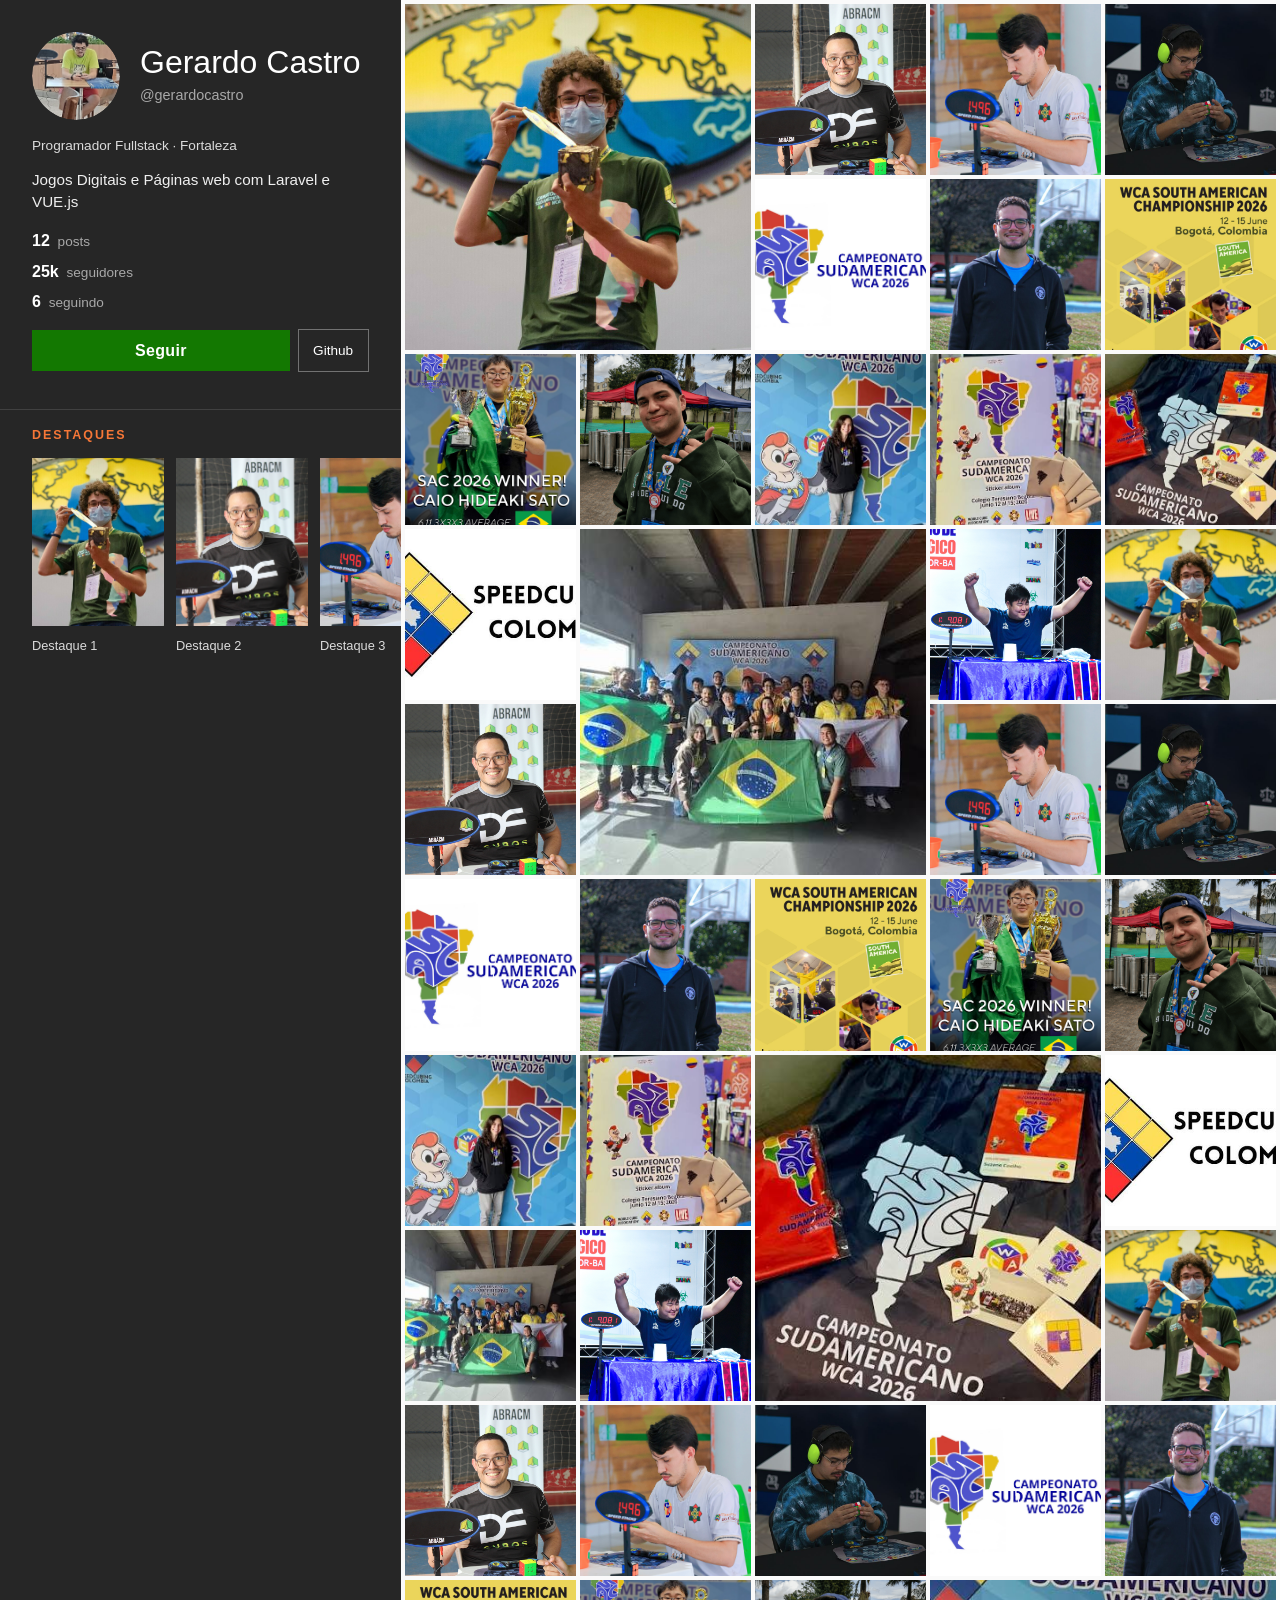
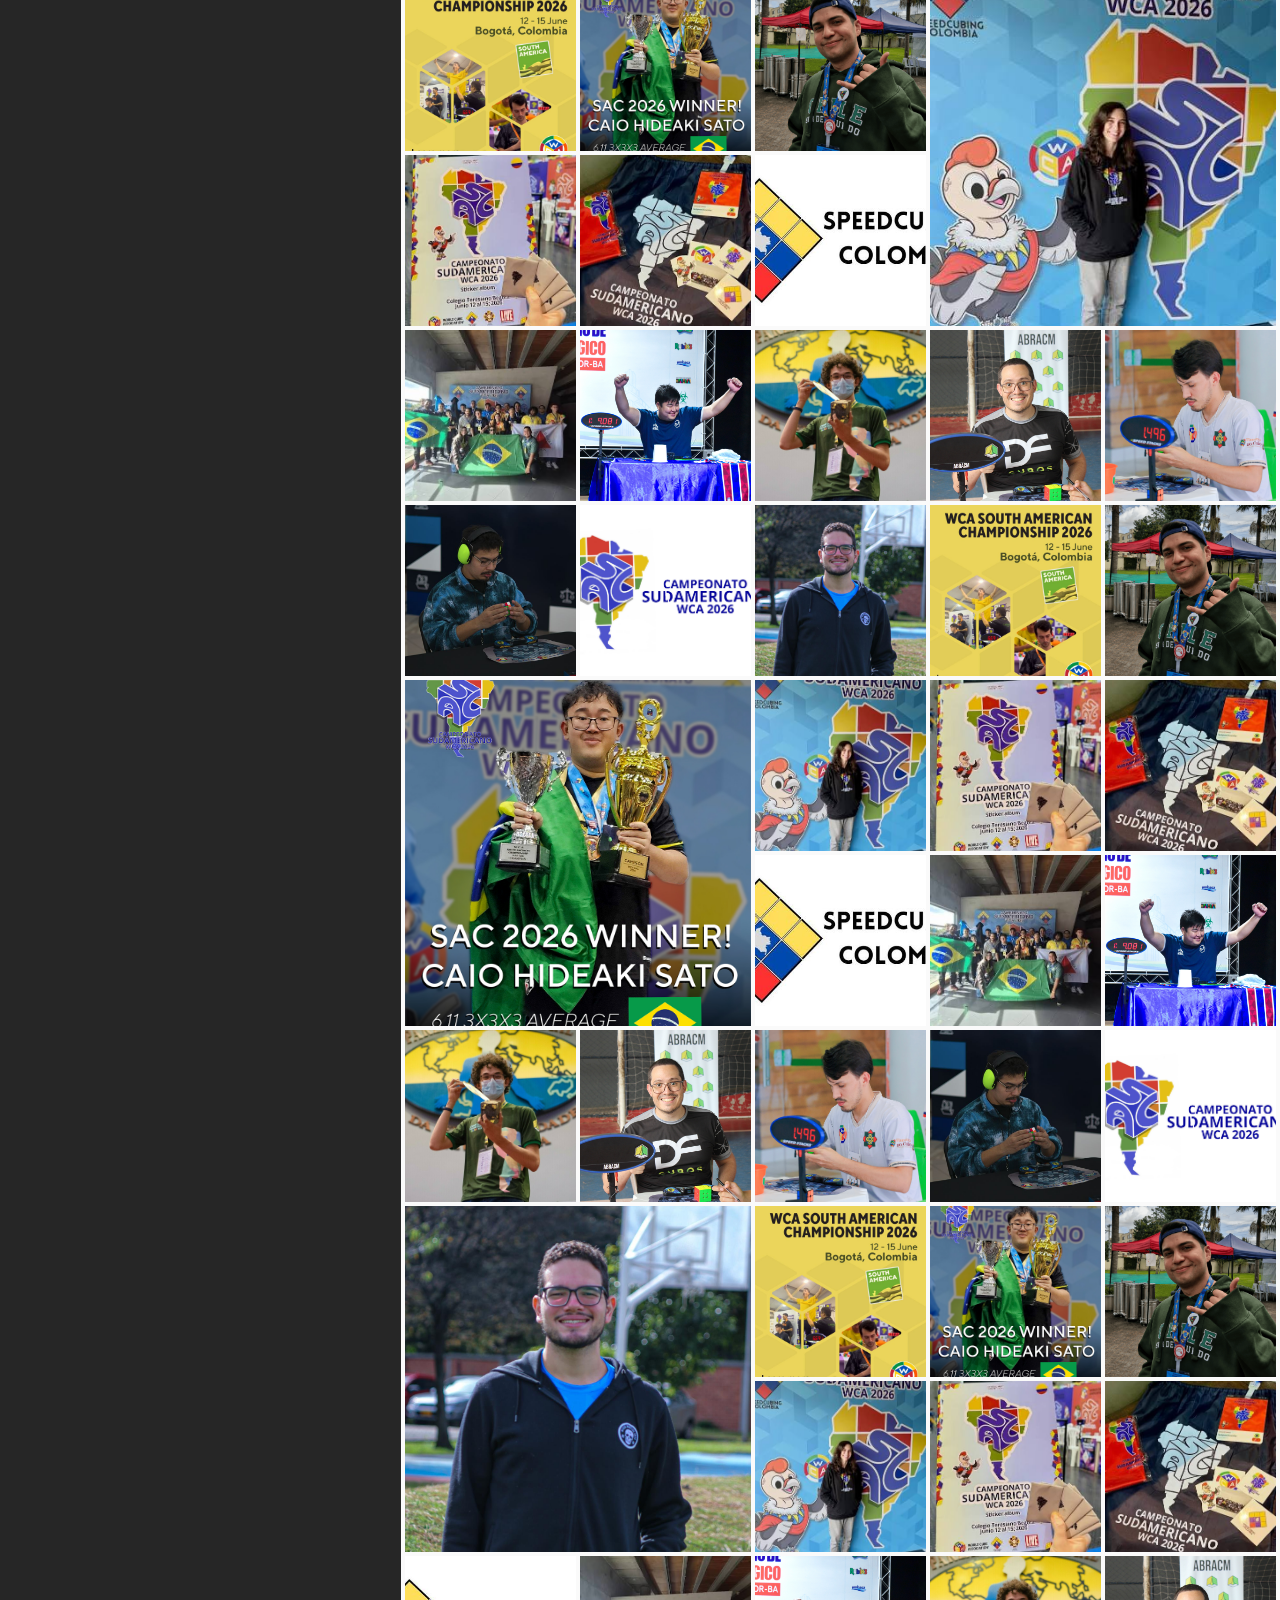
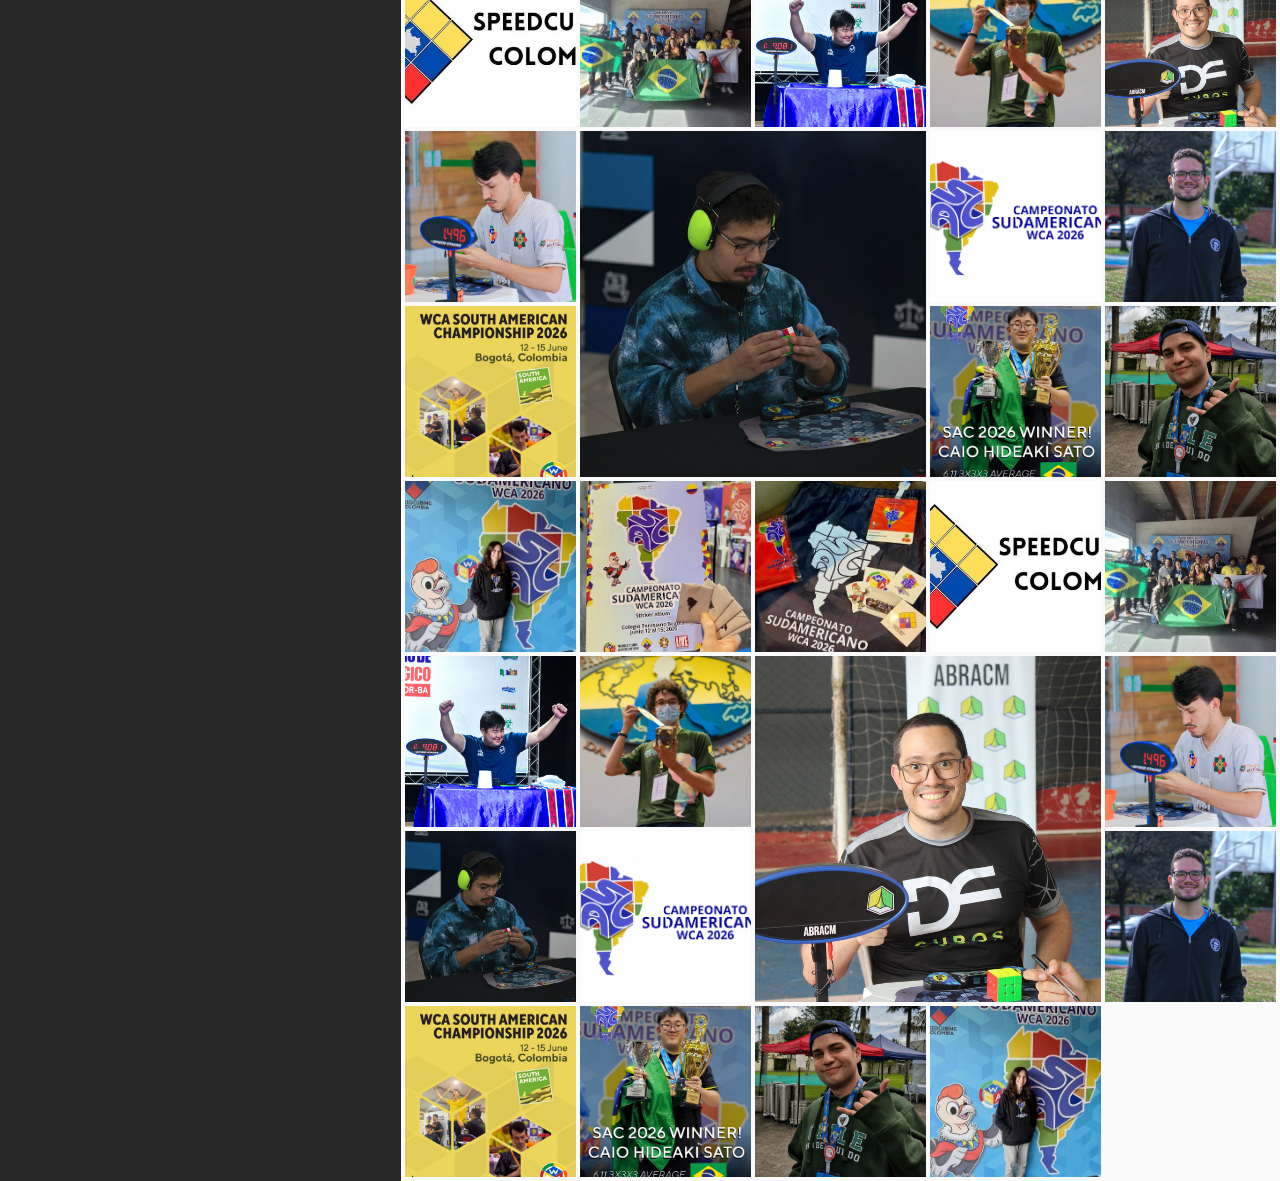
<file: index.html>
<!DOCTYPE html>
<html lang="pt-BR">

<head>
    <meta charset="UTF-8">
    <meta name="viewport" content="width=device-width, initial-scale=1.0">
    <title>Gerardo Castro</title>
    <link rel="stylesheet" href="style.css">
</head>

<body>
    <div class="pagina" id="topo">
        <div class="barra-lateral">
            <aside class="painel">
                <div class="painel-topo">
                    <div class="identidade">
                        <a class="foto-perfil" href="#perfil-ampliado" aria-label="Ver foto de perfil ampliada">
                            <img src="imagens/demnxhqx9niicv0qrow2nn7o55xg.jpg" alt="Foto de perfil" width="160"
                                height="160">
                        </a>
                        <div class="identidade-texto">
                            <h1>Gerardo Castro</h1>
                            <p class="usuario">@gerardocastro</p>
                        </div>
                    </div>
                    <p class="local">Programador Fullstack · Fortaleza</p>
                    <p class="bio">Jogos Digitais e Páginas web com Laravel e VUE.js</p>

                    <ul class="estatisticas">
                        <li><b>12</b> posts</li>
                        <li><b>25k</b> seguidores</li>
                        <li><b>6</b> seguindo</li>
                    </ul>

                    <div class="acoes">
                        <button type="button" class="primario">Seguir</button>
                        <a href="https://github.com/lenerdz">Github</a>
                    </div>
                </div>

                <section class="destaques" aria-label="Destaques">
                    <h2>Destaques</h2>
                    <div class="destaques-janela">
                        <div class="destaques-trilha">
                            <a href="#" class="destaque">
                                <img src="imagens/1666149618.jpg" alt="" width="280" height="360">
                                <span>Destaque 1</span>
                            </a>
                            <a href="#" class="destaque">
                                <img src="imagens/1707234969.jpg" alt="" width="280" height="360">
                                <span>Destaque 2</span>
                            </a>
                            <a href="#" class="destaque">
                                <img src="imagens/8dlv43lvkflvak1109nmsfam60ao.jpg" alt="" width="280" height="360">
                                <span>Destaque 3</span>
                            </a>
                            <a href="#" class="destaque">
                                <img src="imagens/90e2yrpcwqpw7p2szbnr8mu7uqdp.jpg" alt="" width="280" height="360">
                                <span>Destaque 4</span>
                            </a>
                            <a href="#" class="destaque">
                                <img src="imagens/CompiladoHorizontalDL.png" alt="" width="280" height="360">
                                <span>Destaque 5</span>
                            </a>
                            <a href="#" class="destaque">
                                <img src="imagens/eotj4h1msof97uyo042hebqklqcf.jpg" alt="" width="280" height="360">
                                <span>Destaque 6</span>
                            </a>
                            <a href="#" class="destaque">
                                <img src="imagens/1666149618.jpg" alt="" width="280" height="360">
                                <span>Destaque 1</span>
                            </a>
                            <a href="#" class="destaque">
                                <img src="imagens/1707234969.jpg" alt="" width="280" height="360">
                                <span>Destaque 2</span>
                            </a>
                            <a href="#" class="destaque">
                                <img src="imagens/8dlv43lvkflvak1109nmsfam60ao.jpg" alt="" width="280" height="360">
                                <span>Destaque 3</span>
                            </a>
                            <a href="#" class="destaque">
                                <img src="imagens/90e2yrpcwqpw7p2szbnr8mu7uqdp.jpg" alt="" width="280" height="360">
                                <span>Destaque 4</span>
                            </a>
                            <a href="#" class="destaque">
                                <img src="imagens/CompiladoHorizontalDL.png" alt="" width="280" height="360">
                                <span>Destaque 5</span>
                            </a>
                            <a href="#" class="destaque">
                                <img src="imagens/eotj4h1msof97uyo042hebqklqcf.jpg" alt="" width="280" height="360">
                                <span>Destaque 6</span>
                            </a>
                        </div>
                    </div>
                </section>
            </aside>
        </div>

        <main class="conteudo">
            <div class="grade">
                <a class="celula celula--ampla" href="#foto-01">
                    <img src="imagens/1666149618.jpg" alt="Publicação 1">
                </a>
                <a class="celula" href="#foto-02">
                    <img src="imagens/1707234969.jpg" alt="Publicação 2">
                </a>
                <a class="celula" href="#foto-03">
                    <img src="imagens/8dlv43lvkflvak1109nmsfam60ao.jpg" alt="Publicação 3">
                </a>
                <a class="celula" href="#foto-04">
                    <img src="imagens/90e2yrpcwqpw7p2szbnr8mu7uqdp.jpg" alt="Publicação 4">
                </a>
                <a class="celula" href="#foto-05">
                    <img src="imagens/CompiladoHorizontalDL.png" alt="Publicação 5">
                </a>
                <a class="celula" href="#foto-06">
                    <img src="imagens/eotj4h1msof97uyo042hebqklqcf.jpg" alt="Publicação 6">
                </a>
                <a class="celula" href="#foto-07">
                    <img src="imagens/G_F9f8zXkAAkzvy.jpg" alt="Publicação 7">
                </a>
                <a class="celula" href="#foto-08">
                    <img src="imagens/HK8YvvHbMAA1kE8.jpg" alt="Publicação 8">
                </a>
                <a class="celula" href="#foto-09">
                    <img src="imagens/ie10jjyo1yw3egxyetloz8v48cmb.png" alt="Publicação 9">
                </a>
                <a class="celula" href="#foto-10">
                    <img src="imagens/images (1).jpg" alt="Publicação 10">
                </a>
                <a class="celula" href="#foto-11">
                    <img src="imagens/images (2).jpg" alt="Publicação 11">
                </a>
                <a class="celula" href="#foto-12">
                    <img src="imagens/images (3).jpg" alt="Publicação 12">
                </a>
                <a class="celula" href="#foto-13">
                    <img src="imagens/images (4).jpg" alt="Publicação 13">
                </a>
                <a class="celula celula--ampla" href="#foto-14">
                    <img src="imagens/images.jpg" alt="Publicação 14">
                </a>
                <a class="celula" href="#foto-15">
                    <img src="imagens/o4fc6rxgkiodjvl6qbbk2hye0orn.jpg" alt="Publicação 15">
                </a>
                <a class="celula" href="#foto-01">
                    <img src="imagens/1666149618.jpg" alt="Publicação 16">
                </a>
                <a class="celula" href="#foto-02">
                    <img src="imagens/1707234969.jpg" alt="Publicação 17">
                </a>
                <a class="celula" href="#foto-03">
                    <img src="imagens/8dlv43lvkflvak1109nmsfam60ao.jpg" alt="Publicação 18">
                </a>
                <a class="celula" href="#foto-04">
                    <img src="imagens/90e2yrpcwqpw7p2szbnr8mu7uqdp.jpg" alt="Publicação 19">
                </a>
                <a class="celula" href="#foto-05">
                    <img src="imagens/CompiladoHorizontalDL.png" alt="Publicação 20">
                </a>
                <a class="celula" href="#foto-06">
                    <img src="imagens/eotj4h1msof97uyo042hebqklqcf.jpg" alt="Publicação 21">
                </a>
                <a class="celula" href="#foto-07">
                    <img src="imagens/G_F9f8zXkAAkzvy.jpg" alt="Publicação 22">
                </a>
                <a class="celula" href="#foto-08">
                    <img src="imagens/HK8YvvHbMAA1kE8.jpg" alt="Publicação 23">
                </a>
                <a class="celula" href="#foto-09">
                    <img src="imagens/ie10jjyo1yw3egxyetloz8v48cmb.png" alt="Publicação 24">
                </a>
                <a class="celula" href="#foto-10">
                    <img src="imagens/images (1).jpg" alt="Publicação 25">
                </a>
                <a class="celula" href="#foto-11">
                    <img src="imagens/images (2).jpg" alt="Publicação 26">
                </a>
                <a class="celula celula--ampla" href="#foto-12">
                    <img src="imagens/images (3).jpg" alt="Publicação 27">
                </a>
                <a class="celula" href="#foto-13">
                    <img src="imagens/images (4).jpg" alt="Publicação 28">
                </a>
                <a class="celula" href="#foto-14">
                    <img src="imagens/images.jpg" alt="Publicação 29">
                </a>
                <a class="celula" href="#foto-15">
                    <img src="imagens/o4fc6rxgkiodjvl6qbbk2hye0orn.jpg" alt="Publicação 30">
                </a>
                <a class="celula" href="#foto-01">
                    <img src="imagens/1666149618.jpg" alt="Publicação 31">
                </a>
                <a class="celula" href="#foto-02">
                    <img src="imagens/1707234969.jpg" alt="Publicação 32">
                </a>
                <a class="celula" href="#foto-03">
                    <img src="imagens/8dlv43lvkflvak1109nmsfam60ao.jpg" alt="Publicação 33">
                </a>
                <a class="celula" href="#foto-04">
                    <img src="imagens/90e2yrpcwqpw7p2szbnr8mu7uqdp.jpg" alt="Publicação 34">
                </a>
                <a class="celula" href="#foto-05">
                    <img src="imagens/CompiladoHorizontalDL.png" alt="Publicação 35">
                </a>
                <a class="celula" href="#foto-06">
                    <img src="imagens/eotj4h1msof97uyo042hebqklqcf.jpg" alt="Publicação 36">
                </a>
                <a class="celula" href="#foto-07">
                    <img src="imagens/G_F9f8zXkAAkzvy.jpg" alt="Publicação 37">
                </a>
                <a class="celula" href="#foto-08">
                    <img src="imagens/HK8YvvHbMAA1kE8.jpg" alt="Publicação 38">
                </a>
                <a class="celula" href="#foto-09">
                    <img src="imagens/ie10jjyo1yw3egxyetloz8v48cmb.png" alt="Publicação 39">
                </a>
                <a class="celula celula--ampla" href="#foto-10">
                    <img src="imagens/images (1).jpg" alt="Publicação 40">
                </a>
                <a class="celula" href="#foto-11">
                    <img src="imagens/images (2).jpg" alt="Publicação 41">
                </a>
                <a class="celula" href="#foto-12">
                    <img src="imagens/images (3).jpg" alt="Publicação 42">
                </a>
                <a class="celula" href="#foto-13">
                    <img src="imagens/images (4).jpg" alt="Publicação 43">
                </a>
                <a class="celula" href="#foto-14">
                    <img src="imagens/images.jpg" alt="Publicação 44">
                </a>
                <a class="celula" href="#foto-15">
                    <img src="imagens/o4fc6rxgkiodjvl6qbbk2hye0orn.jpg" alt="Publicação 45">
                </a>
                <a class="celula" href="#foto-01">
                    <img src="imagens/1666149618.jpg" alt="Publicação 46">
                </a>
                <a class="celula" href="#foto-02">
                    <img src="imagens/1707234969.jpg" alt="Publicação 47">
                </a>
                <a class="celula" href="#foto-03">
                    <img src="imagens/8dlv43lvkflvak1109nmsfam60ao.jpg" alt="Publicação 48">
                </a>
                <a class="celula" href="#foto-04">
                    <img src="imagens/90e2yrpcwqpw7p2szbnr8mu7uqdp.jpg" alt="Publicação 49">
                </a>
                <a class="celula" href="#foto-05">
                    <img src="imagens/CompiladoHorizontalDL.png" alt="Publicação 50">
                </a>
                <a class="celula" href="#foto-06">
                    <img src="imagens/eotj4h1msof97uyo042hebqklqcf.jpg" alt="Publicação 51">
                </a>
                <a class="celula" href="#foto-07">
                    <img src="imagens/G_F9f8zXkAAkzvy.jpg" alt="Publicação 52">
                </a>
                <a class="celula celula--ampla" href="#foto-08">
                    <img src="imagens/HK8YvvHbMAA1kE8.jpg" alt="Publicação 53">
                </a>
                <a class="celula" href="#foto-09">
                    <img src="imagens/ie10jjyo1yw3egxyetloz8v48cmb.png" alt="Publicação 54">
                </a>
                <a class="celula" href="#foto-10">
                    <img src="imagens/images (1).jpg" alt="Publicação 55">
                </a>
                <a class="celula" href="#foto-11">
                    <img src="imagens/images (2).jpg" alt="Publicação 56">
                </a>
                <a class="celula" href="#foto-12">
                    <img src="imagens/images (3).jpg" alt="Publicação 57">
                </a>
                <a class="celula" href="#foto-13">
                    <img src="imagens/images (4).jpg" alt="Publicação 58">
                </a>
                <a class="celula" href="#foto-14">
                    <img src="imagens/images.jpg" alt="Publicação 59">
                </a>
                <a class="celula" href="#foto-15">
                    <img src="imagens/o4fc6rxgkiodjvl6qbbk2hye0orn.jpg" alt="Publicação 60">
                </a>
                <a class="celula" href="#foto-01">
                    <img src="imagens/1666149618.jpg" alt="Publicação 61">
                </a>
                <a class="celula" href="#foto-02">
                    <img src="imagens/1707234969.jpg" alt="Publicação 62">
                </a>
                <a class="celula" href="#foto-03">
                    <img src="imagens/8dlv43lvkflvak1109nmsfam60ao.jpg" alt="Publicação 63">
                </a>
                <a class="celula" href="#foto-04">
                    <img src="imagens/90e2yrpcwqpw7p2szbnr8mu7uqdp.jpg" alt="Publicação 64">
                </a>
                <a class="celula" href="#foto-05">
                    <img src="imagens/CompiladoHorizontalDL.png" alt="Publicação 65">
                </a>
                <a class="celula celula--ampla" href="#foto-06">
                    <img src="imagens/eotj4h1msof97uyo042hebqklqcf.jpg" alt="Publicação 66">
                </a>
                <a class="celula" href="#foto-07">
                    <img src="imagens/G_F9f8zXkAAkzvy.jpg" alt="Publicação 67">
                </a>
                <a class="celula" href="#foto-08">
                    <img src="imagens/HK8YvvHbMAA1kE8.jpg" alt="Publicação 68">
                </a>
                <a class="celula" href="#foto-09">
                    <img src="imagens/ie10jjyo1yw3egxyetloz8v48cmb.png" alt="Publicação 69">
                </a>
                <a class="celula" href="#foto-10">
                    <img src="imagens/images (1).jpg" alt="Publicação 70">
                </a>
                <a class="celula" href="#foto-11">
                    <img src="imagens/images (2).jpg" alt="Publicação 71">
                </a>
                <a class="celula" href="#foto-12">
                    <img src="imagens/images (3).jpg" alt="Publicação 72">
                </a>
                <a class="celula" href="#foto-13">
                    <img src="imagens/images (4).jpg" alt="Publicação 73">
                </a>
                <a class="celula" href="#foto-14">
                    <img src="imagens/images.jpg" alt="Publicação 74">
                </a>
                <a class="celula" href="#foto-15">
                    <img src="imagens/o4fc6rxgkiodjvl6qbbk2hye0orn.jpg" alt="Publicação 75">
                </a>
                <a class="celula" href="#foto-01">
                    <img src="imagens/1666149618.jpg" alt="Publicação 76">
                </a>
                <a class="celula" href="#foto-02">
                    <img src="imagens/1707234969.jpg" alt="Publicação 77">
                </a>
                <a class="celula" href="#foto-03">
                    <img src="imagens/8dlv43lvkflvak1109nmsfam60ao.jpg" alt="Publicação 78">
                </a>
                <a class="celula celula--ampla" href="#foto-04">
                    <img src="imagens/90e2yrpcwqpw7p2szbnr8mu7uqdp.jpg" alt="Publicação 79">
                </a>
                <a class="celula" href="#foto-05">
                    <img src="imagens/CompiladoHorizontalDL.png" alt="Publicação 80">
                </a>
                <a class="celula" href="#foto-06">
                    <img src="imagens/eotj4h1msof97uyo042hebqklqcf.jpg" alt="Publicação 81">
                </a>
                <a class="celula" href="#foto-07">
                    <img src="imagens/G_F9f8zXkAAkzvy.jpg" alt="Publicação 82">
                </a>
                <a class="celula" href="#foto-08">
                    <img src="imagens/HK8YvvHbMAA1kE8.jpg" alt="Publicação 83">
                </a>
                <a class="celula" href="#foto-09">
                    <img src="imagens/ie10jjyo1yw3egxyetloz8v48cmb.png" alt="Publicação 84">
                </a>
                <a class="celula" href="#foto-10">
                    <img src="imagens/images (1).jpg" alt="Publicação 85">
                </a>
                <a class="celula" href="#foto-11">
                    <img src="imagens/images (2).jpg" alt="Publicação 86">
                </a>
                <a class="celula" href="#foto-12">
                    <img src="imagens/images (3).jpg" alt="Publicação 87">
                </a>
                <a class="celula" href="#foto-13">
                    <img src="imagens/images (4).jpg" alt="Publicação 88">
                </a>
                <a class="celula" href="#foto-14">
                    <img src="imagens/images.jpg" alt="Publicação 89">
                </a>
                <a class="celula" href="#foto-15">
                    <img src="imagens/o4fc6rxgkiodjvl6qbbk2hye0orn.jpg" alt="Publicação 90">
                </a>
                <a class="celula" href="#foto-01">
                    <img src="imagens/1666149618.jpg" alt="Publicação 91">
                </a>
                <a class="celula celula--ampla" href="#foto-02">
                    <img src="imagens/1707234969.jpg" alt="Publicação 92">
                </a>
                <a class="celula" href="#foto-03">
                    <img src="imagens/8dlv43lvkflvak1109nmsfam60ao.jpg" alt="Publicação 93">
                </a>
                <a class="celula" href="#foto-04">
                    <img src="imagens/90e2yrpcwqpw7p2szbnr8mu7uqdp.jpg" alt="Publicação 94">
                </a>
                <a class="celula" href="#foto-05">
                    <img src="imagens/CompiladoHorizontalDL.png" alt="Publicação 95">
                </a>
                <a class="celula" href="#foto-06">
                    <img src="imagens/eotj4h1msof97uyo042hebqklqcf.jpg" alt="Publicação 96">
                </a>
                <a class="celula" href="#foto-07">
                    <img src="imagens/G_F9f8zXkAAkzvy.jpg" alt="Publicação 97">
                </a>
                <a class="celula" href="#foto-08">
                    <img src="imagens/HK8YvvHbMAA1kE8.jpg" alt="Publicação 98">
                </a>
                <a class="celula" href="#foto-09">
                    <img src="imagens/ie10jjyo1yw3egxyetloz8v48cmb.png" alt="Publicação 99">
                </a>
                <a class="celula" href="#foto-10">
                    <img src="imagens/images (1).jpg" alt="Publicação 100">
                </a>
            </div>
        </main>
    </div>

    <div class="popup popup--redondo" id="perfil-ampliado">
        <a class="popup-fundo" href="#topo" aria-label="Fechar"></a>
        <figure class="popup-caixa">
            <a class="popup-fechar" href="#topo" aria-label="Fechar">&times;</a>
            <img src="imagens/demnxhqx9niicv0qrow2nn7o55xg.jpg" alt="Foto de perfil ampliada">
        </figure>
    </div>

    <div class="popup" id="foto-01">
        <a class="popup-fundo" href="#topo" aria-label="Fechar"></a>
        <figure class="popup-caixa">
            <a class="popup-fechar" href="#topo" aria-label="Fechar">&times;</a>
            <img src="imagens/1666149618.jpg" alt="Publicação 1">
        </figure>
    </div>
    <div class="popup" id="foto-02">
        <a class="popup-fundo" href="#topo" aria-label="Fechar"></a>
        <figure class="popup-caixa">
            <a class="popup-fechar" href="#topo" aria-label="Fechar">&times;</a>
            <img src="imagens/1707234969.jpg" alt="Publicação 2">
        </figure>
    </div>
    <div class="popup" id="foto-03">
        <a class="popup-fundo" href="#topo" aria-label="Fechar"></a>
        <figure class="popup-caixa">
            <a class="popup-fechar" href="#topo" aria-label="Fechar">&times;</a>
            <img src="imagens/8dlv43lvkflvak1109nmsfam60ao.jpg" alt="Publicação 3">
        </figure>
    </div>
    <div class="popup" id="foto-04">
        <a class="popup-fundo" href="#topo" aria-label="Fechar"></a>
        <figure class="popup-caixa">
            <a class="popup-fechar" href="#topo" aria-label="Fechar">&times;</a>
            <img src="imagens/90e2yrpcwqpw7p2szbnr8mu7uqdp.jpg" alt="Publicação 4">
        </figure>
    </div>
    <div class="popup" id="foto-05">
        <a class="popup-fundo" href="#topo" aria-label="Fechar"></a>
        <figure class="popup-caixa">
            <a class="popup-fechar" href="#topo" aria-label="Fechar">&times;</a>
            <img src="imagens/CompiladoHorizontalDL.png" alt="Publicação 5">
        </figure>
    </div>
    <div class="popup" id="foto-06">
        <a class="popup-fundo" href="#topo" aria-label="Fechar"></a>
        <figure class="popup-caixa">
            <a class="popup-fechar" href="#topo" aria-label="Fechar">&times;</a>
            <img src="imagens/eotj4h1msof97uyo042hebqklqcf.jpg" alt="Publicação 6">
        </figure>
    </div>
    <div class="popup" id="foto-07">
        <a class="popup-fundo" href="#topo" aria-label="Fechar"></a>
        <figure class="popup-caixa">
            <a class="popup-fechar" href="#topo" aria-label="Fechar">&times;</a>
            <img src="imagens/G_F9f8zXkAAkzvy.jpg" alt="Publicação 7">
        </figure>
    </div>
    <div class="popup" id="foto-08">
        <a class="popup-fundo" href="#topo" aria-label="Fechar"></a>
        <figure class="popup-caixa">
            <a class="popup-fechar" href="#topo" aria-label="Fechar">&times;</a>
            <img src="imagens/HK8YvvHbMAA1kE8.jpg" alt="Publicação 8">
        </figure>
    </div>
    <div class="popup" id="foto-09">
        <a class="popup-fundo" href="#topo" aria-label="Fechar"></a>
        <figure class="popup-caixa">
            <a class="popup-fechar" href="#topo" aria-label="Fechar">&times;</a>
            <img src="imagens/ie10jjyo1yw3egxyetloz8v48cmb.png" alt="Publicação 9">
        </figure>
    </div>
    <div class="popup" id="foto-10">
        <a class="popup-fundo" href="#topo" aria-label="Fechar"></a>
        <figure class="popup-caixa">
            <a class="popup-fechar" href="#topo" aria-label="Fechar">&times;</a>
            <img src="imagens/images (1).jpg" alt="Publicação 10">
        </figure>
    </div>
    <div class="popup" id="foto-11">
        <a class="popup-fundo" href="#topo" aria-label="Fechar"></a>
        <figure class="popup-caixa">
            <a class="popup-fechar" href="#topo" aria-label="Fechar">&times;</a>
            <img src="imagens/images (2).jpg" alt="Publicação 11">
        </figure>
    </div>
    <div class="popup" id="foto-12">
        <a class="popup-fundo" href="#topo" aria-label="Fechar"></a>
        <figure class="popup-caixa">
            <a class="popup-fechar" href="#topo" aria-label="Fechar">&times;</a>
            <img src="imagens/images (3).jpg" alt="Publicação 12">
        </figure>
    </div>
    <div class="popup" id="foto-13">
        <a class="popup-fundo" href="#topo" aria-label="Fechar"></a>
        <figure class="popup-caixa">
            <a class="popup-fechar" href="#topo" aria-label="Fechar">&times;</a>
            <img src="imagens/images (4).jpg" alt="Publicação 13">
        </figure>
    </div>
    <div class="popup" id="foto-14">
        <a class="popup-fundo" href="#topo" aria-label="Fechar"></a>
        <figure class="popup-caixa">
            <a class="popup-fechar" href="#topo" aria-label="Fechar">&times;</a>
            <img src="imagens/images.jpg" alt="Publicação 14">
        </figure>
    </div>
    <div class="popup" id="foto-15">
        <a class="popup-fundo" href="#topo" aria-label="Fechar"></a>
        <figure class="popup-caixa">
            <a class="popup-fechar" href="#topo" aria-label="Fechar">&times;</a>
            <img src="imagens/o4fc6rxgkiodjvl6qbbk2hye0orn.jpg" alt="Publicação 15">
        </figure>
    </div>
</body>

</html>
</file>
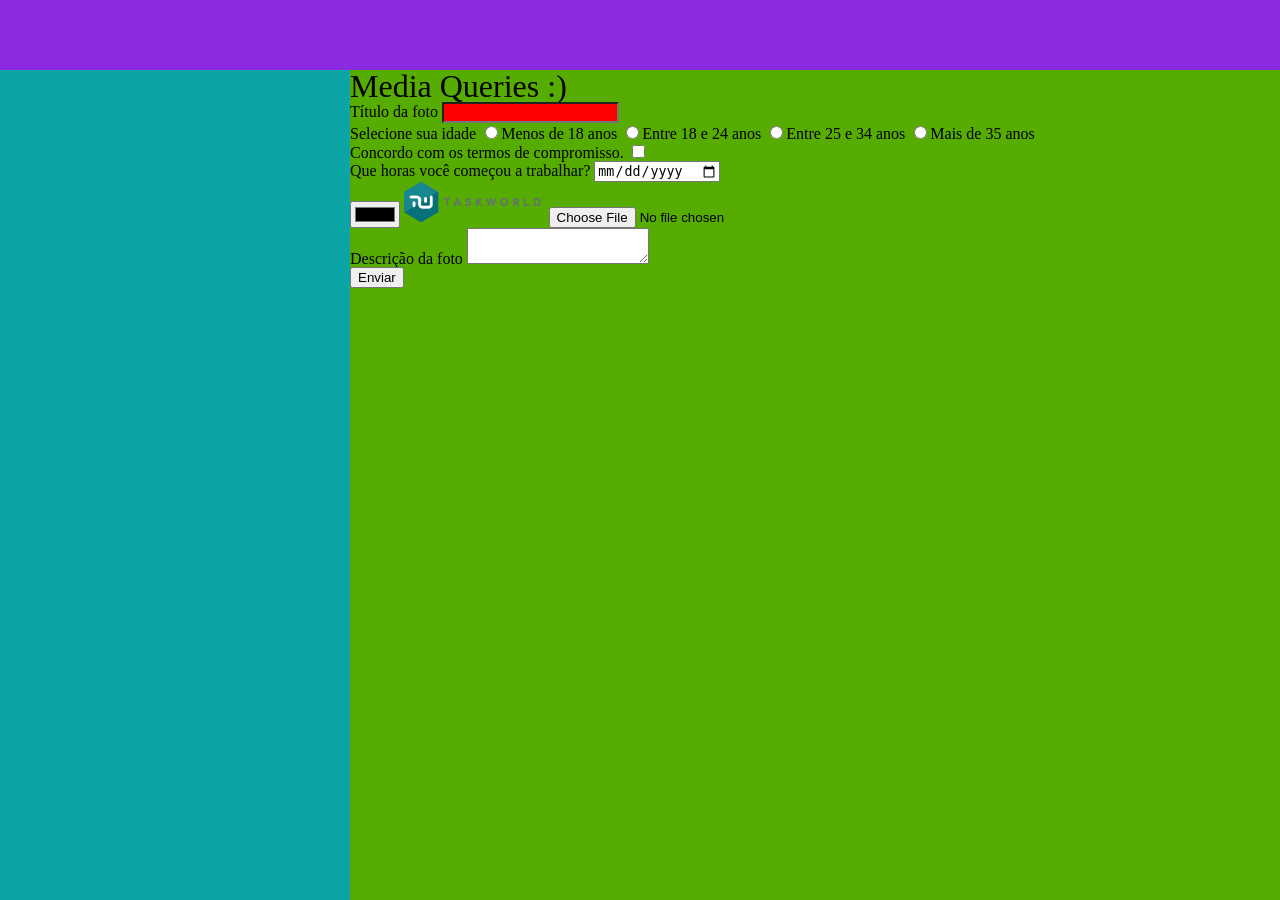
<file: form.html>
<!DOCTYPE html>
<html lang="en">

<head>
    <meta charset="UTF-8">
    <meta name="viewport" content="width=device-width, initial-scale=1.0">
    <title>Form</title>
    <link rel="stylesheet" href="reset.css">
    <link rel="stylesheet" href="form.css">
</head>

<body>
    <div id="menu-superior">

    </div>
    <div id="conteudo">
        <div id="barra-lateral"></div>
        <div id="feed">
            <p>Media Queries :)</p>
            <form action="#" method="post">
                <div id="texto-da-foto">
                    <label for="titulo-da-foto">Título da foto</label>
                    <input type="text" name="titulo-da-foto" id="titulo">
                </div>
                <div id="idade-do-usuario">
                    <label for="idade">Selecione sua idade</label>
                    <input type="radio" name="idade" id="idade1">Menos de 18 anos
                    <input type="radio" name="idade" id="idade2">Entre 18 e 24 anos
                    <input type="radio" name="idade" id="idade3">Entre 25 e 34 anos
                    <input type="radio" name="idade" id="idade4">Mais de 35 anos
                </div>
                <div id="checkbox">
                    <label for="concordo">Concordo com os termos de compromisso.</label>
                    <input type="checkbox" name="concordo" id="caixa-concordo">
                </div>
                <div id="data">
                    <label for="horario">Que horas você começou a trabalhar?</label>
                    <input type="date" name="horario" id="datetime">
                </div>
                <input type="color" name="cores" id="cores">
                <input type="image" height="40" src="imagens/logo.png" alt="teste">
                <input type="file" name="arquivo" id="arquivo">
                <div id="descricao-da-foto">
                    <label for="descricao">Descrição da foto</label>
                    <textarea name="descricao" id="desc"></textarea>
                </div>
                <input type="submit" value="Enviar">
            </form>
        </div>
    </div>
</body>

</html>
</file>
<file: style.css>
*,
*::before,
*::after {
    box-sizing: border-box;
    margin: 0;
    padding: 0;
}

/* Variáveis */
:root {
    --bg: #fafafa;
    --painel: #262626;
    --destaque: #137801;
    --destaque-hover: #45A201;
    --rosa: #e1306c;
    --roxo: #833ab4;
    --laranja: #f77737;
    --amarelo: #fcaf45;
    --branco: #ffffff;
    --apagado: #a8a8a8;
    --texto-suave: #dbdbdb;
    --fonte-titulo: "Futura", "Trebuchet MS", "Avenir Next", sans-serif;
    --fonte-corpo: "Avenir Next", Avenir, "Century Gothic", "Trebuchet MS", sans-serif;
    --espaco: 4px;
    --painel-pad: clamp(1.1rem, 2.5vw, 2rem);
}

body {
    font-family: var(--fonte-corpo);
    background: var(--painel);
    color: #262626;
    line-height: 1.45;
    min-height: 100vh;
}

img {
    display: block;
    max-width: 100%;
    height: auto;
}

a {
    color: inherit;
    text-decoration: none;
}

button {
    font: inherit;
    border: none;
    cursor: pointer;
    color: inherit;
}

ul {
    list-style: none;
}

.pagina {
    display: flex;
    flex-wrap: wrap;
    align-items: stretch;
    min-height: 100vh;
    width: 100%;
}

.barra-lateral {
    flex: 1 1 25rem;
    width: min(100%, 25rem);
    max-width: 100%;
    background: var(--painel);
}

.painel {
    position: sticky;
    top: 0;
    background: var(--painel);
    color: var(--branco);
    display: flex;
    flex-direction: column;
    overflow: hidden;
    max-width: 100%;
}

.conteudo {
    flex: 999 1 22rem;
    min-width: 0;
    padding: var(--espaco);
    background: var(--bg);
}

.painel-topo {
    padding: var(--painel-pad) var(--painel-pad) 1.1rem;
    flex-shrink: 0;
}

.identidade {
    display: flex;
    align-items: center;
    gap: clamp(0.85rem, 2vw, 1.25rem);
    margin-bottom: 1rem;
}

.identidade-texto {
    min-width: 0;
}

.foto-perfil {
    display: block;
    flex-shrink: 0;
    border-radius: 50%;
    overflow: hidden;
    transition: transform 0.25s ease, opacity 0.25s ease;
}

.foto-perfil:hover {
    transform: scale(1.04);
    opacity: 0.92;
}

.foto-perfil img {
    width: clamp(4.25rem, 10vw, 5.5rem);
    height: clamp(4.25rem, 10vw, 5.5rem);
    object-fit: cover;
    border-radius: 50%;
}

.painel h1 {
    font-family: var(--fonte-titulo);
    font-size: clamp(1.45rem, 4vw, 2rem);
    font-weight: 500;
    line-height: 1.05;
    margin-bottom: 0.35rem;
}

.usuario {
    color: var(--apagado);
    font-size: clamp(0.82rem, 1.6vw, 0.9rem);
    margin-bottom: 0;
}

.local {
    color: var(--texto-suave);
    font-size: clamp(0.78rem, 1.5vw, 0.85rem);
    margin-bottom: 0.85rem;
}

.bio {
    font-size: clamp(0.88rem, 1.8vw, 0.95rem);
    color: #efefef;
    margin-bottom: 1rem;
}

.estatisticas {
    display: grid;
    gap: 0.45rem;
    margin-bottom: 1rem;
    font-size: clamp(0.78rem, 1.5vw, 0.85rem);
    color: var(--apagado);
}

.estatisticas b {
    color: var(--branco);
    margin-right: 0.25rem;
    font-size: 1rem;
}

.acoes {
    display: flex;
    flex-wrap: wrap;
    gap: 0.5rem;
    align-items: center;
}

.primario {
    flex: 1 1 7rem;
    min-height: 2.6rem;
    background: var(--destaque);
    color: var(--branco);
    font-weight: 600;
    letter-spacing: 0.02em;
    transition: background 0.2s ease, transform 0.2s ease;
}

.primario:hover {
    background: var(--destaque-hover);
    transform: translateY(-1px);
}

.acoes a {
    flex: 0 1 auto;
    padding: 0.65rem 0.9rem;
    border: 1px solid rgba(255, 255, 255, 0.35);
    font-size: 0.85rem;
    transition: background 0.2s ease, color 0.2s ease;
}

.acoes a:hover {
    background: var(--branco);
    color: var(--painel);
}

.destaques {
    margin-top: 1.25rem;
    padding: 1rem 0 1.4rem;
    border-top: 1px solid rgba(255, 255, 255, 0.12);
    min-height: 0;
    width: 100%;
}

.destaques h2 {
    font-family: var(--fonte-titulo);
    font-size: 0.78rem;
    letter-spacing: 0.16em;
    text-transform: uppercase;
    color: var(--laranja);
    padding: 0 var(--painel-pad) 0.85rem;
}

.destaques-janela {
    overflow: hidden;
    width: 100%;
}

.destaques-trilha {
    display: flex;
    gap: clamp(0.55rem, 1.5vw, 0.75rem);
    width: max-content;
    padding: 0 var(--painel-pad);
    animation: carrossel 30s linear infinite;
}

.destaques-janela:hover .destaques-trilha {
    animation-play-state: paused;
}

.destaque {
    flex: 0 0 clamp(6.25rem, 16vw, 8.25rem);
    display: block;
    transition: transform 0.3s ease;
}

.destaque:hover {
    transform: translateY(-4px);
}

.destaque img {
    width: 100%;
    height: clamp(7.5rem, 20vw, 10.5rem);
    object-fit: cover;
    margin-bottom: 0.45rem;
    background: #3a3a3a;
}

.destaque span {
    font-size: clamp(0.72rem, 1.4vw, 0.8rem);
    color: var(--texto-suave);
}

.grade {
    display: grid;
    grid-template-columns: repeat(5, minmax(0, 1fr));
    grid-auto-flow: dense;
    gap: var(--espaco);
    width: 100%;
}

.celula {
    display: block;
    position: relative;
    overflow: hidden;
    background: #efefef;
    aspect-ratio: 1 / 1;
    width: 100%;
    min-width: 0;
}

.celula--ampla {
    grid-column: span 2;
    grid-row: span 2;
}

.celula img {
    position: absolute;
    inset: 0;
    width: 100%;
    height: 100%;
    object-fit: cover;
    transition: transform 0.45s ease;
}

.celula:hover img {
    transform: scale(1.04);
}

.popup {
    position: fixed;
    inset: 0;
    z-index: 100;
    display: grid;
    place-items: center;
    padding: clamp(1rem, 4vw, 2.5rem);
    opacity: 0;
    visibility: hidden;
    pointer-events: none;
    transition: opacity 0.25s ease, visibility 0.25s ease;
}

.popup:target {
    opacity: 1;
    visibility: visible;
    pointer-events: auto;
}

body:has(.popup:target) {
    overflow: hidden;
}

.popup-fundo {
    position: absolute;
    inset: 0;
    background: rgba(0, 0, 0, 0.82);
    cursor: pointer;
}

.popup-caixa {
    position: relative;
    z-index: 1;
    width: fit-content;
    max-width: min(100%, 56rem);
    margin: 0;
}

.popup-caixa img {
    display: block;
    width: auto;
    height: auto;
    max-width: min(100vw - 2rem, 56rem);
    max-height: min(85vh, 52rem);
    object-fit: contain;
    background: #111;
}

.popup--redondo .popup-caixa img {
    width: min(72vw, 28rem);
    height: min(72vw, 28rem);
    max-width: min(72vw, 28rem);
    max-height: min(72vw, 28rem);
    border-radius: 50%;
    object-fit: cover;
    background: #1a1a1a;
}

.popup-fechar {
    position: absolute;
    top: 0.6rem;
    right: 0.6rem;
    z-index: 2;
    width: 2.5rem;
    height: 2.5rem;
    border-radius: 50%;
    background: var(--branco);
    color: var(--painel);
    font-size: 1.4rem;
    line-height: 1;
    display: inline-flex;
    align-items: center;
    justify-content: center;
    transition: background 0.2s ease, transform 0.2s ease;
}

.popup--redondo .popup-fechar {
    top: 1rem;
    right: 1rem;
}

.popup-fechar:hover {
    background: var(--destaque);
    color: var(--branco);
    transform: scale(1.05);
}

@keyframes carrossel {
    from {
        transform: translateX(0);
    }

    to {
        transform: translateX(-50.1%);
    }
}

@media (prefers-reduced-motion: reduce) {

    *,
    *::before,
    *::after {
        animation: none !important;
        transition: none !important;
    }

    .destaques-trilha {
        overflow-x: auto;
        width: auto;
        max-width: 100%;
    }
}
</file>
<file: form.css>
#conteudo {
    height: calc(100% - 70px);
    width: 100%;
    background-color: darkorange;
    display: flex;
}

body {
    height: 100vh;
    width: 100vw;
}

#barra-lateral {
    height: 100%;
    width: 250px;
    background-color: rgb(12, 165, 165);
}

p {
    font-size: 2em;
}

#feed {
    height: 100%;
    width: calc(100% - 250px);
    background-color: rgb(86, 172, 0);
}

#menu-superior {
    width: 100%;
    height: 70px;
    background-color: blueviolet;
}

#titulo {
    background-color: red;
}

@media (min-width: 700px){
    #barra-lateral {
        width: 30%;
    }

    #feed {
        width: 70%;
    }
}

@media (min-width: 1000px) {
    #barra-lateral {
        width: 350px;
    }

    #feed {
        width: calc(100% - 350px);
    }
}
</file>
